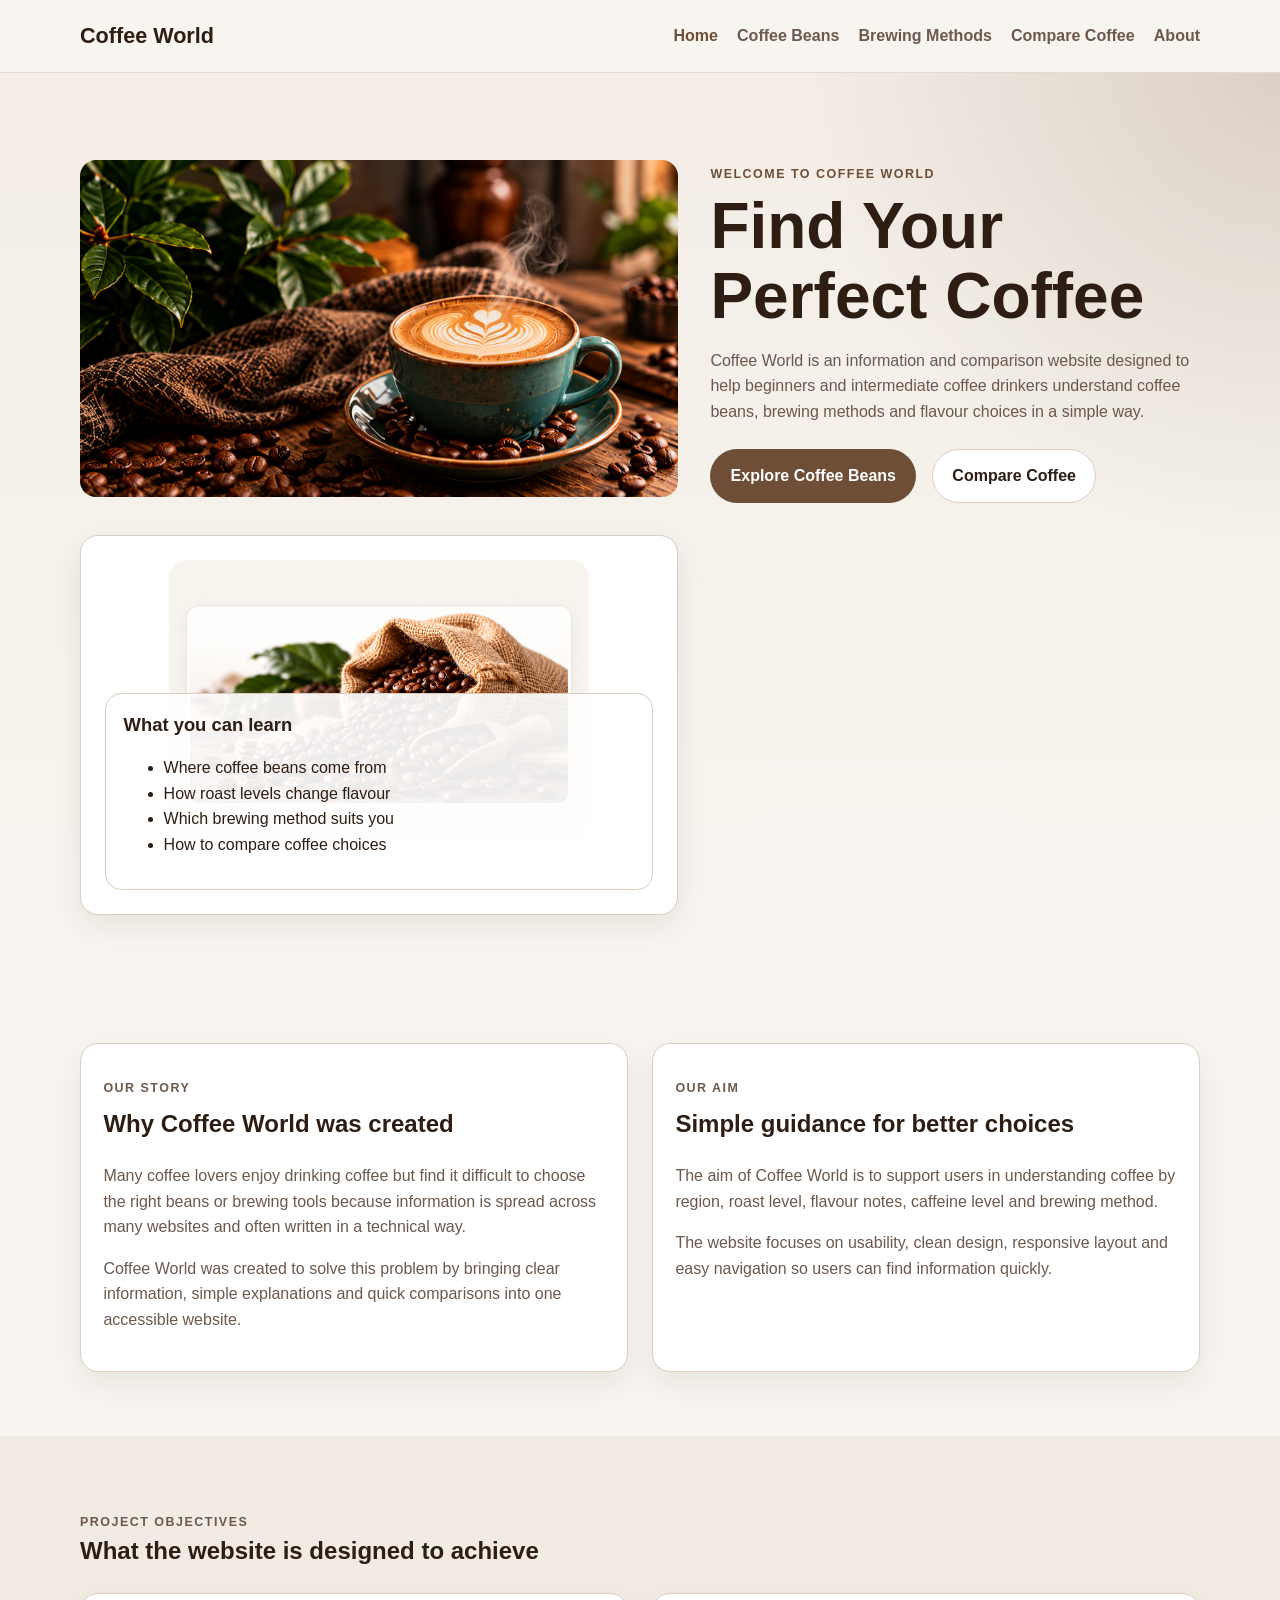
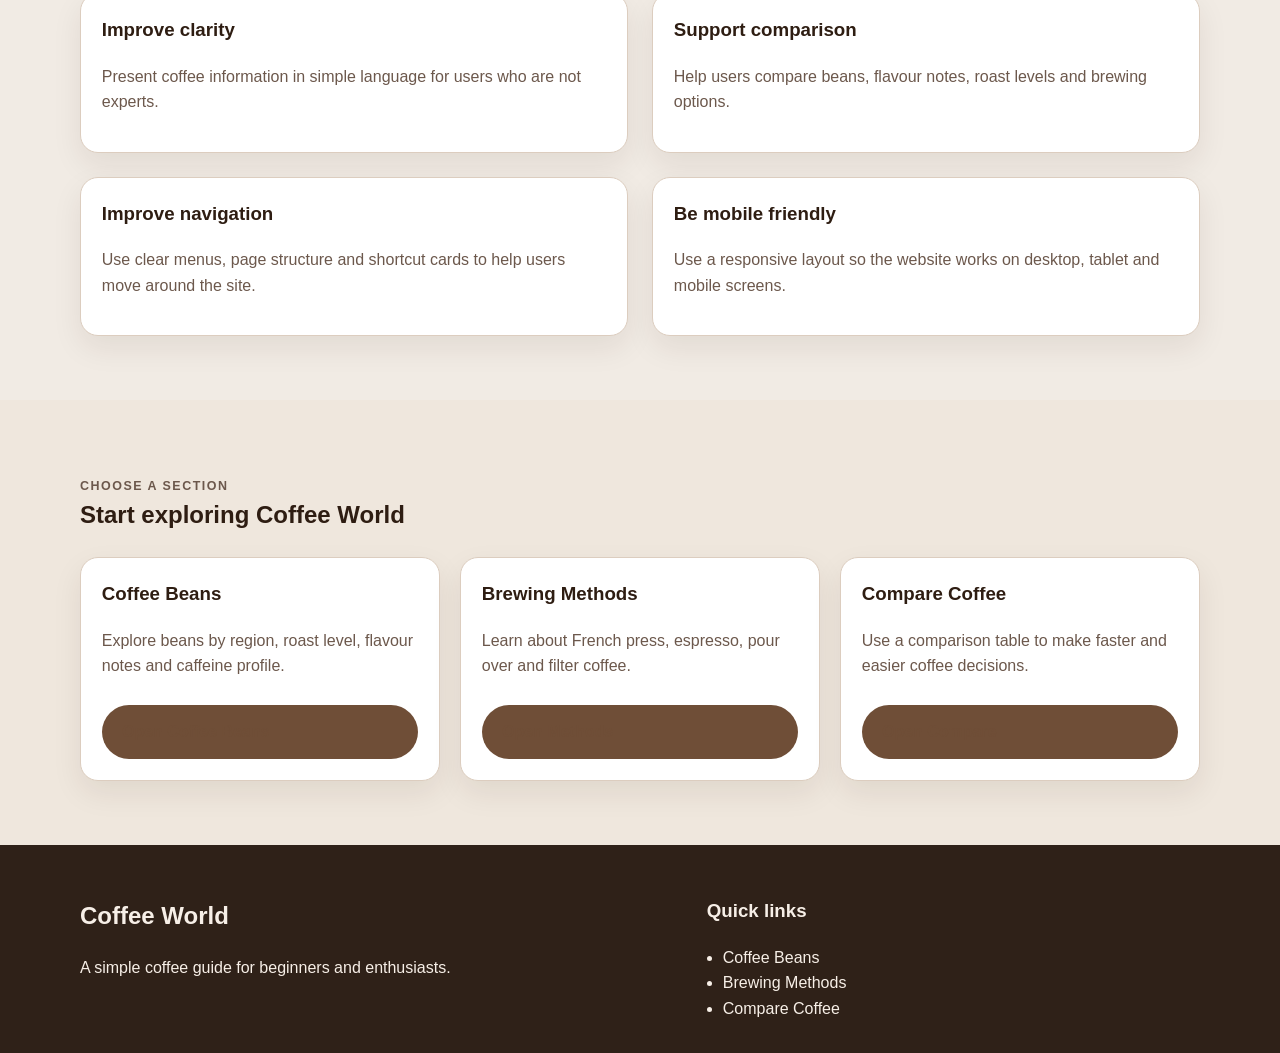
<file: index.html>
<!DOCTYPE html>
<html lang="en">

<head>
    <meta charset="UTF-8">
    <meta name="viewport" content="width=device-width, initial-scale=1.0">
    <title>Home | Coffee World</title>
    <meta name="description"
        content="Coffee World helps beginners and intermediate coffee drinkers compare beans, roast levels and brewing methods in one place.">
    <link rel="stylesheet" href="style.css">
</head>

<body>
    <header class="site-header">
        <div class="container nav"><a href="index.html" class="logo">Coffee World</a><button class="menu-toggle"
                aria-label="Toggle navigation" aria-expanded="false">☰</button>
            <nav class="site-nav" aria-label="Main navigation"><a href="index.html" class="active">Home</a>
                <a href="coffee-beans.html" class="">Coffee Beans</a>
                <a href="brewing-methods.html" class="">Brewing Methods</a>
                <a href="compare.html" class="">Compare Coffee</a>
                <a href="about.html" class="">About</a>
            </nav>
        </div>
    </header>
    <main>
        <section class="hero">
            <div class="container hero-grid">
               <img src="images/Coffee World Home.png" alt="Welcome to Coffee World" class="hero-image">
                <div>
                    <p class="eyebrow">Welcome to Coffee World</p>
                    <h1>Find Your Perfect Coffee</h1>
                    <p class="hero-text">Coffee World is an information and comparison website designed to help
                        beginners and intermediate coffee drinkers understand coffee beans, brewing methods and flavour
                        choices in a simple way.</p>
                    <div class="hero-actions"><a class="btn btn-primary" href="coffee-beans.html">Explore Coffee
                            Beans</a><a class="btn btn-secondary" href="compare.html">Compare Coffee</a></div>
                </div>
                <div class="hero-visual" aria-hidden="true">
                    <img src="images/Fresh Coffee.png"
     alt="Freshly roasted coffee beans in a bag"
     class="fresh-coffee-image">
                    <div class="hero-panel">
                        <h2>What you can learn</h2>
                        <ul>
                            <li>Where coffee beans come from</li>
                            <li>How roast levels change flavour</li>
                            <li>Which brewing method suits you</li>
                            <li>How to compare coffee choices</li>
                        </ul>
                    </div>
                </div>
            </div>
        </section>
        <section class="section">
            <div class="container story-grid">
                <div class="info-box">
                    <p class="eyebrow">Our Story</p>
                    <h2>Why Coffee World was created</h2>
                    <p>Many coffee lovers enjoy drinking coffee but find it difficult to choose the right beans or
                        brewing tools because information is spread across many websites and often written in a
                        technical way.</p>
                    <p>Coffee World was created to solve this problem by bringing clear information, simple explanations
                        and quick comparisons into one accessible website.</p>
                </div>
                <div class="info-box">
                    <p class="eyebrow">Our Aim</p>
                    <h2>Simple guidance for better choices</h2>
                    <p>The aim of Coffee World is to support users in understanding coffee by region, roast level,
                        flavour notes, caffeine level and brewing method.</p>
                    <p>The website focuses on usability, clean design, responsive layout and easy navigation so users
                        can find information quickly.</p>
                </div>
            </div>
        </section>
        <section class="section alt">
            <div class="container">
                <div class="section-heading">
                    <p class="eyebrow">Project Objectives</p>
                    <h2>What the website is designed to achieve</h2>
                </div>
                <div class="aims-grid">
                    <div class="card">
                        <h3>Improve clarity</h3>
                        <p>Present coffee information in simple language for users who are not experts.</p>
                    </div>
                    <div class="card">
                        <h3>Support comparison</h3>
                        <p>Help users compare beans, flavour notes, roast levels and brewing options.</p>
                    </div>
                    <div class="card">
                        <h3>Improve navigation</h3>
                        <p>Use clear menus, page structure and shortcut cards to help users move around the site.</p>
                    </div>
                    <div class="card">
                        <h3>Be mobile friendly</h3>
                        <p>Use a responsive layout so the website works on desktop, tablet and mobile screens.</p>
                    </div>
                </div>
            </div>
        </section>
        <section class="shortcut-section">
            <div class="container">
                <div class="section-heading">
                    <p class="eyebrow">Choose a section</p>
                    <h2>Start exploring Coffee World</h2>
                </div>
                <div class="card-grid three">
                    <article class="card shortcut-card">
                        <div>
                            <h3>Coffee Beans</h3>
                            <p>Explore beans by region, roast level, flavour notes and caffeine profile.</p>
                        </div><a class="btn btn-primary" href="coffee-beans.html">Open Coffee Beans</a>
                    </article>
                    <article class="card shortcut-card">
                        <div>
                            <h3>Brewing Methods</h3>
                            <p>Learn about French press, espresso, pour over and filter coffee.</p>
                        </div><a class="btn btn-primary" href="brewing-methods.html">Open Methods</a>
                    </article>
                    <article class="card shortcut-card">
                        <div>
                            <h3>Compare Coffee</h3>
                            <p>Use a comparison table to make faster and easier coffee decisions.</p>
                        </div><a class="btn btn-primary" href="compare.html">Open Compare</a>
                    </article>
                </div>
            </div>
        </section>
    </main>
    <footer class="site-footer">
        <div class="container footer-grid">
            <div>
                <h2>Coffee World</h2>
                <p>A simple coffee guide for beginners and enthusiasts.</p>
            </div>
            <div>
                <h3>Quick links</h3>
                <ul class="footer-links">
                    <li><a href="coffee-beans.html">Coffee Beans</a></li>
                    <li><a href="brewing-methods.html">Brewing Methods</a></li>
                    <li><a href="compare.html">Compare Coffee</a></li>
                </ul>
            </div>
        </div>
    </footer>
    <script src="script.js"></script>
</body>

</html>
</file>
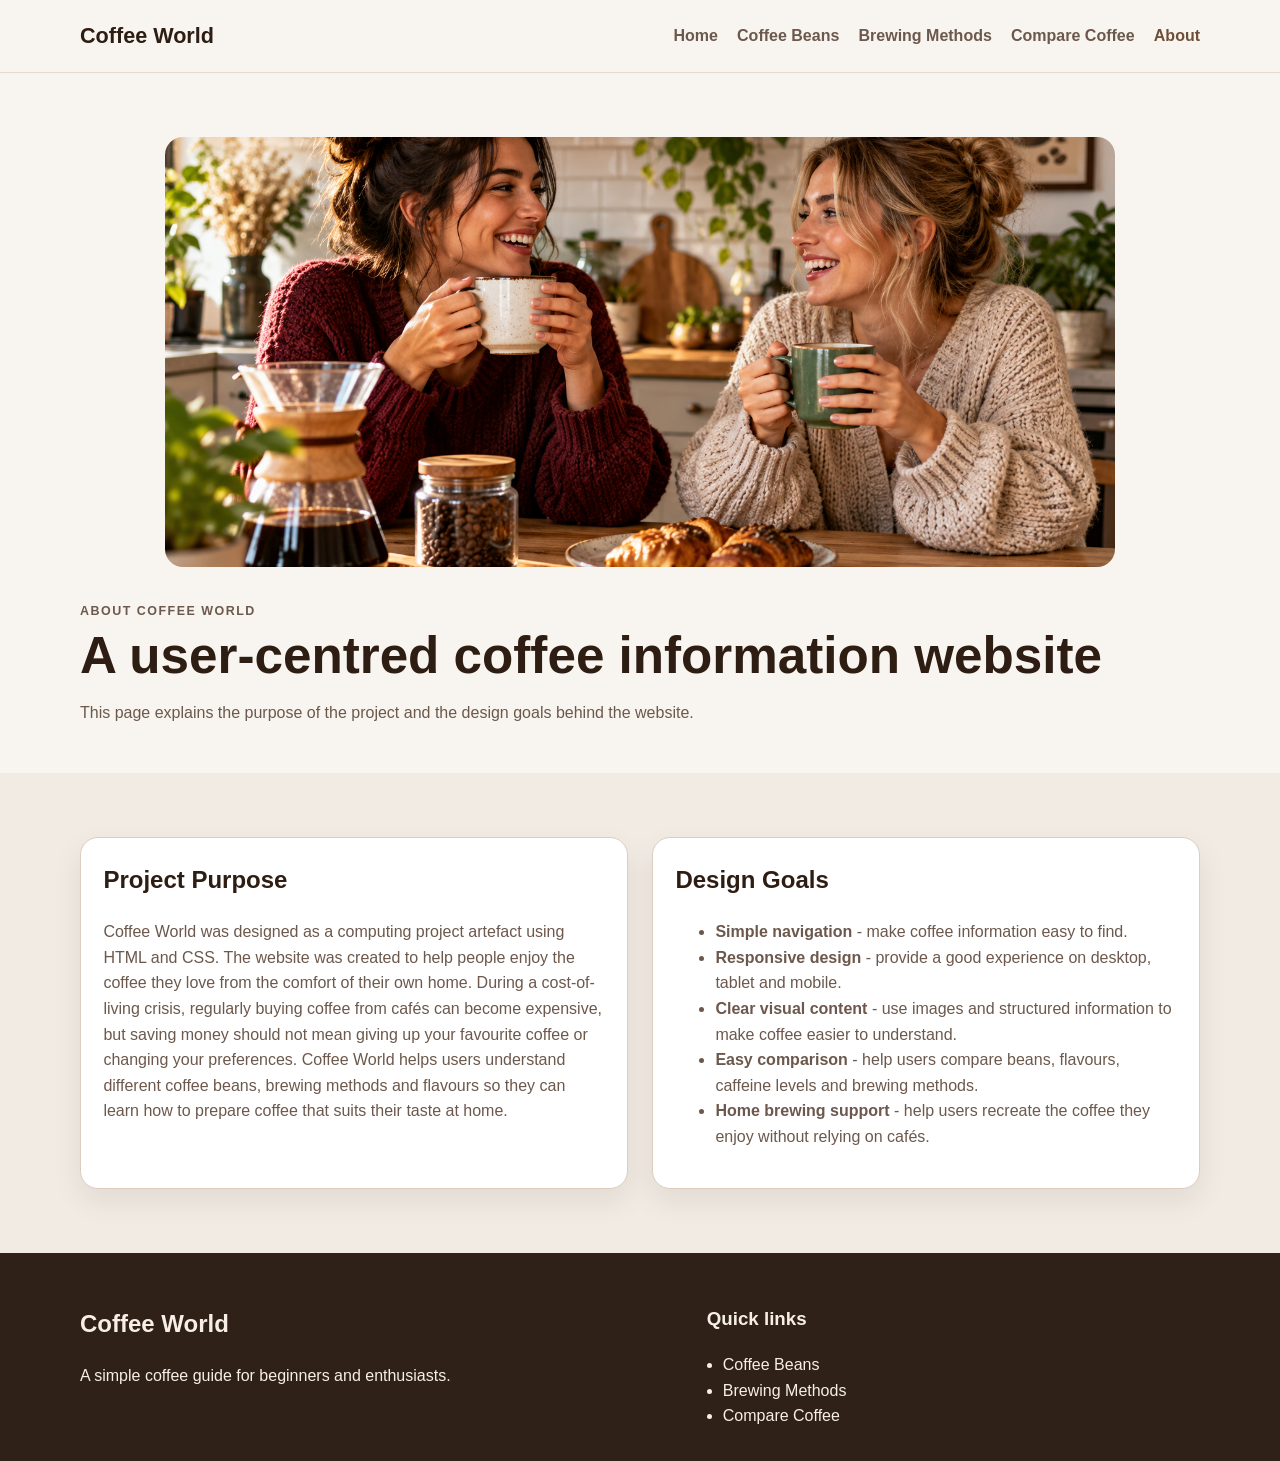
<file: about.html>
<!DOCTYPE html>
<html lang="en">

<head>
    <meta charset="UTF-8">
    <meta name="viewport" content="width=device-width, initial-scale=1.0">
    <title>About | Coffee World</title>
    <meta name="description"
        content="Coffee World helps beginners and intermediate coffee drinkers compare beans, roast levels and brewing methods in one place.">
    <link rel="stylesheet" href="style.css">
</head>

<body>
    <header class="site-header">
        <div class="container nav"><a href="index.html" class="logo">Coffee World</a><button class="menu-toggle"
                aria-label="Toggle navigation" aria-expanded="false">☰</button>
            <nav class="site-nav" aria-label="Main navigation"><a href="index.html" class="">Home</a>
                <a href="coffee-beans.html" class="">Coffee Beans</a>
                <a href="brewing-methods.html" class="">Brewing Methods</a>
                <a href="compare.html" class="">Compare Coffee</a>
                <a href="about.html" class="active">About</a>
            </nav>
        </div>
    </header>
    <main>
       <section class="page-title">
    <div class="container">

        <img src="images/About Coffee World.png"
             alt="Two friends enjoying homemade coffee together in a kitchen"
             class="about-hero">

        <p class="eyebrow">About Coffee World</p>
        <h1>A user-centred coffee information website</h1>
        <p>This page explains the purpose of the project and the design goals behind the website.</p>

    </div>
</section>
        <section class="section alt">
            <div class="container story-grid">
                <div class="info-box">
                    <h2>Project Purpose</h2>
                    <p>Coffee World was designed as a computing project artefact using HTML and CSS.
    The website was created to help people enjoy the coffee they love from the
    comfort of their own home. During a cost-of-living crisis, regularly buying
    coffee from cafés can become expensive, but saving money should not mean
    giving up your favourite coffee or changing your preferences. Coffee World
    helps users understand different coffee beans, brewing methods and flavours
    so they can learn how to prepare coffee that suits their taste at home.</p>
                </div>
                <div class="info-box">
                    <h2>Design Goals</h2>
                    <ul>
    <li><strong>Simple navigation</strong> - make coffee information easy to find.</li>
    <li><strong>Responsive design</strong> - provide a good experience on desktop, tablet and mobile.</li>
    <li><strong>Clear visual content</strong> - use images and structured information to make coffee easier to understand.</li>
    <li><strong>Easy comparison</strong> - help users compare beans, flavours, caffeine levels and brewing methods.</li>
    <li><strong>Home brewing support</strong> - help users recreate the coffee they enjoy without relying on cafés.</li>
</ul>
                </div>
            </div>
        </section>
    </main>
    <footer class="site-footer">
        <div class="container footer-grid">
            <div>
                <h2>Coffee World</h2>
                <p>A simple coffee guide for beginners and enthusiasts.</p>
            </div>
            <div>
                <h3>Quick links</h3>
                <ul class="footer-links">
                    <li><a href="coffee-beans.html">Coffee Beans</a></li>
                    <li><a href="brewing-methods.html">Brewing Methods</a></li>
                    <li><a href="compare.html">Compare Coffee</a></li>
                </ul>
            </div>
        </div>
    </footer>
    <script src="script.js"></script>
</body>

</html>
</file>
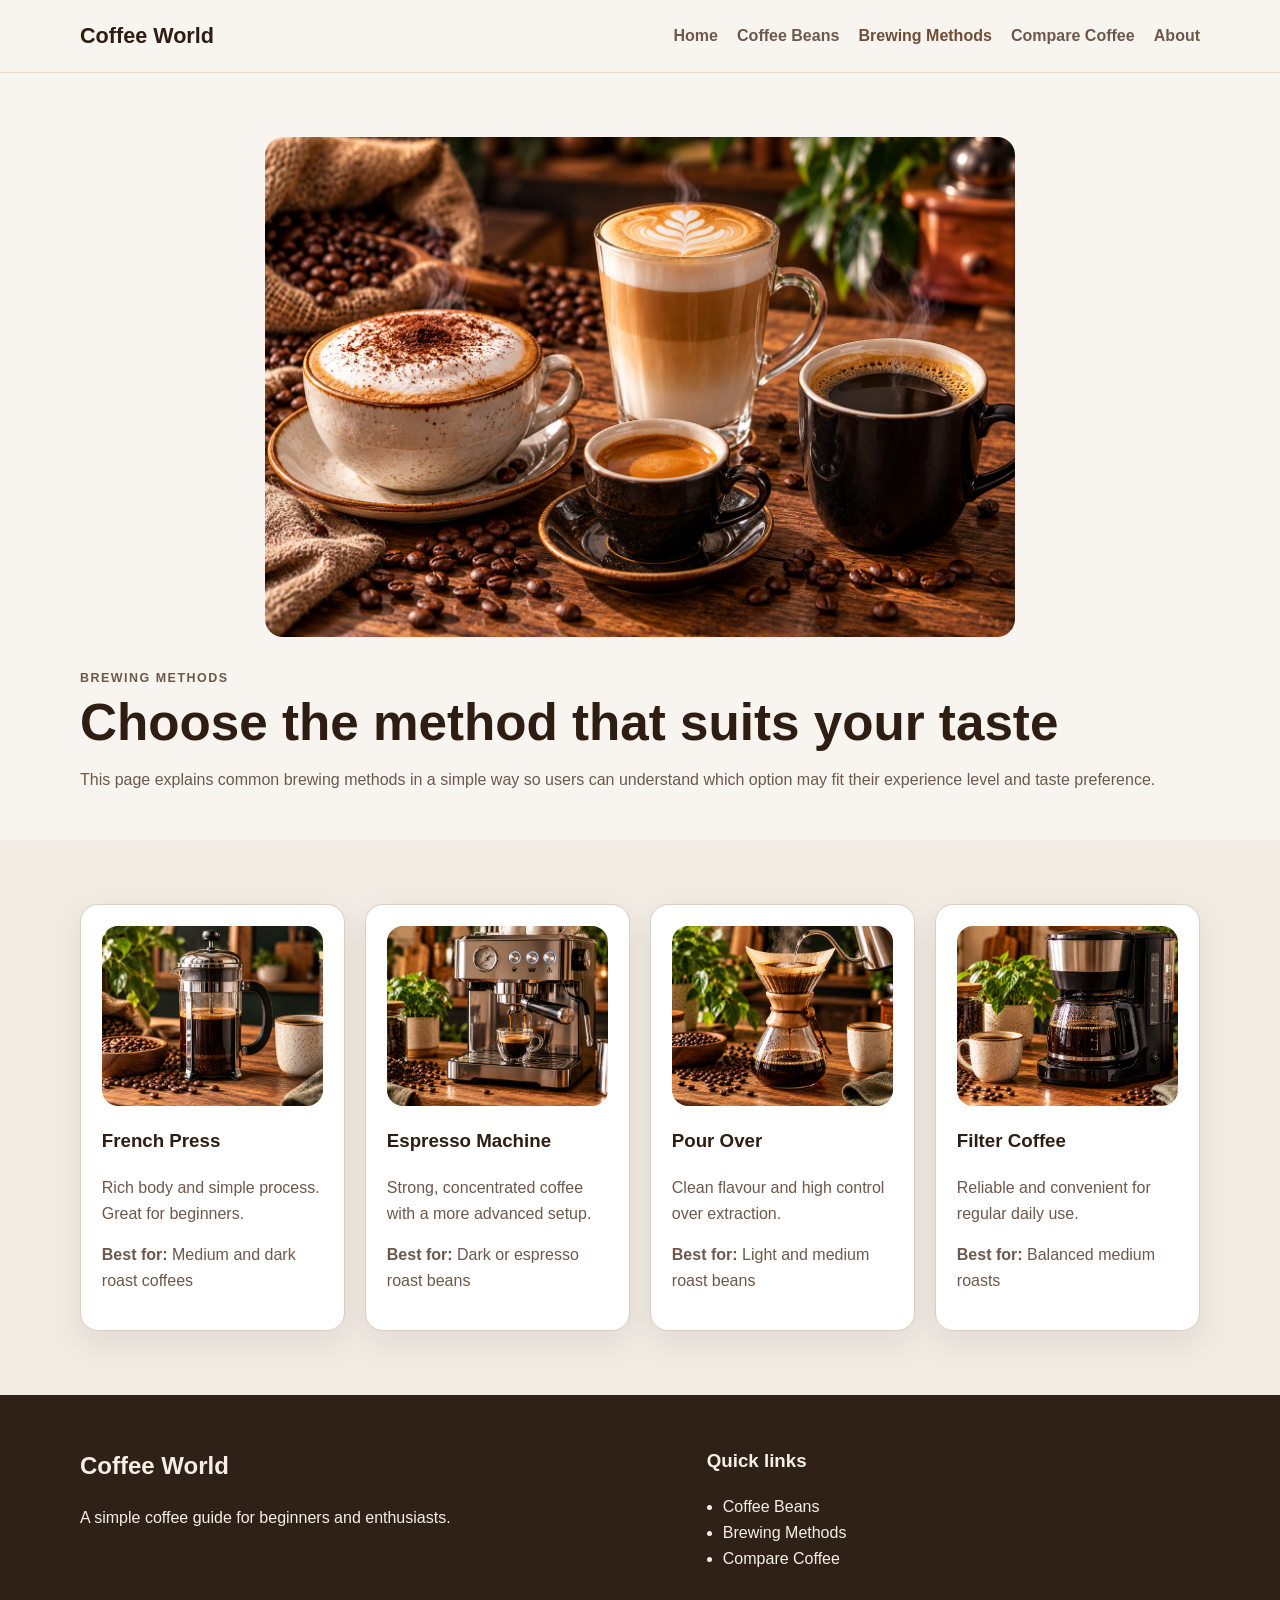
<file: brewing-methods.html>
<!DOCTYPE html>
<html lang="en">

<head>
    <meta charset="UTF-8">
    <meta name="viewport" content="width=device-width, initial-scale=1.0">
    <title>Brewing Methods | Coffee World</title>
    <meta name="description"
        content="Coffee World helps beginners and intermediate coffee drinkers compare beans, roast levels and brewing methods in one place.">
    <link rel="stylesheet" href="style.css">
</head>

<body>
    <header class="site-header">
        <div class="container nav"><a href="index.html" class="logo">Coffee World</a><button class="menu-toggle"
                aria-label="Toggle navigation" aria-expanded="false">☰</button>
            <nav class="site-nav" aria-label="Main navigation"><a href="index.html" class="">Home</a>
                <a href="coffee-beans.html" class="">Coffee Beans</a>
                <a href="brewing-methods.html" class="active">Brewing Methods</a>
                <a href="compare.html" class="">Compare Coffee</a>
                <a href="about.html" class="">About</a>
            </nav>
        </div>
    </header>
    <main>
        <section class="page-title">
            <div class="container">
                <img src="images/Coffees.png"
     alt="Cappuccino, espresso, latte and black coffee"
     class="brewing-hero">
                <p class="eyebrow">Brewing Methods</p>
                <h1>Choose the method that suits your taste</h1>
                <p>This page explains common brewing methods in a simple way so users can understand which option may
                    fit their experience level and taste preference.</p>
            </div>
        </section>
        <section class="section alt">
            <div class="container">
                <div class="card-grid four">
                    <article class="card">
                        <img src="images/French Press.png"
     alt="French Press coffee maker"
     class="brew-card-image">
                        <h3>French Press</h3>
                        <p>Rich body and simple process. Great for beginners.</p>
                        <p><strong>Best for:</strong> Medium and dark roast coffees</p>
                    </article>
                    <article class="card">
                        <img src="images/Espresso Machine.png"
     alt="Espresso coffee machine"
     class="brew-card-image">
                        <h3>Espresso Machine</h3>
                        <p>Strong, concentrated coffee with a more advanced setup.</p>
                        <p><strong>Best for:</strong> Dark or espresso roast beans</p>
                    </article>
                   <article class="card">
    <img src="images/Pour Over.png"
         alt="Pour over coffee maker"
         class="brew-card-image">

    <h3>Pour Over</h3>
    <p>Clean flavour and high control over extraction.</p>
    <p><strong>Best for:</strong> Light and medium roast beans</p>
</article>
    <article class="card">
    <img src="images/Filter Coffee.png"
         alt="Filter coffee machine"
         class="brew-card-image">

    <h3>Filter Coffee</h3>
    <p>Reliable and convenient for regular daily use.</p>
    <p><strong>Best for:</strong> Balanced medium roasts</p>
</article>
                      
                </div>
            </div>
        </section>
    </main>
    <footer class="site-footer">
        <div class="container footer-grid">
            <div>
                <h2>Coffee World</h2>
                <p>A simple coffee guide for beginners and enthusiasts.</p>
            </div>
            <div>
                <h3>Quick links</h3>
                <ul class="footer-links">
                    <li><a href="coffee-beans.html">Coffee Beans</a></li>
                    <li><a href="brewing-methods.html">Brewing Methods</a></li>
                    <li><a href="compare.html">Compare Coffee</a></li>
                </ul>
            </div>
        </div>
    </footer>
    <script src="script.js"></script>
</body>

</html>
</file>
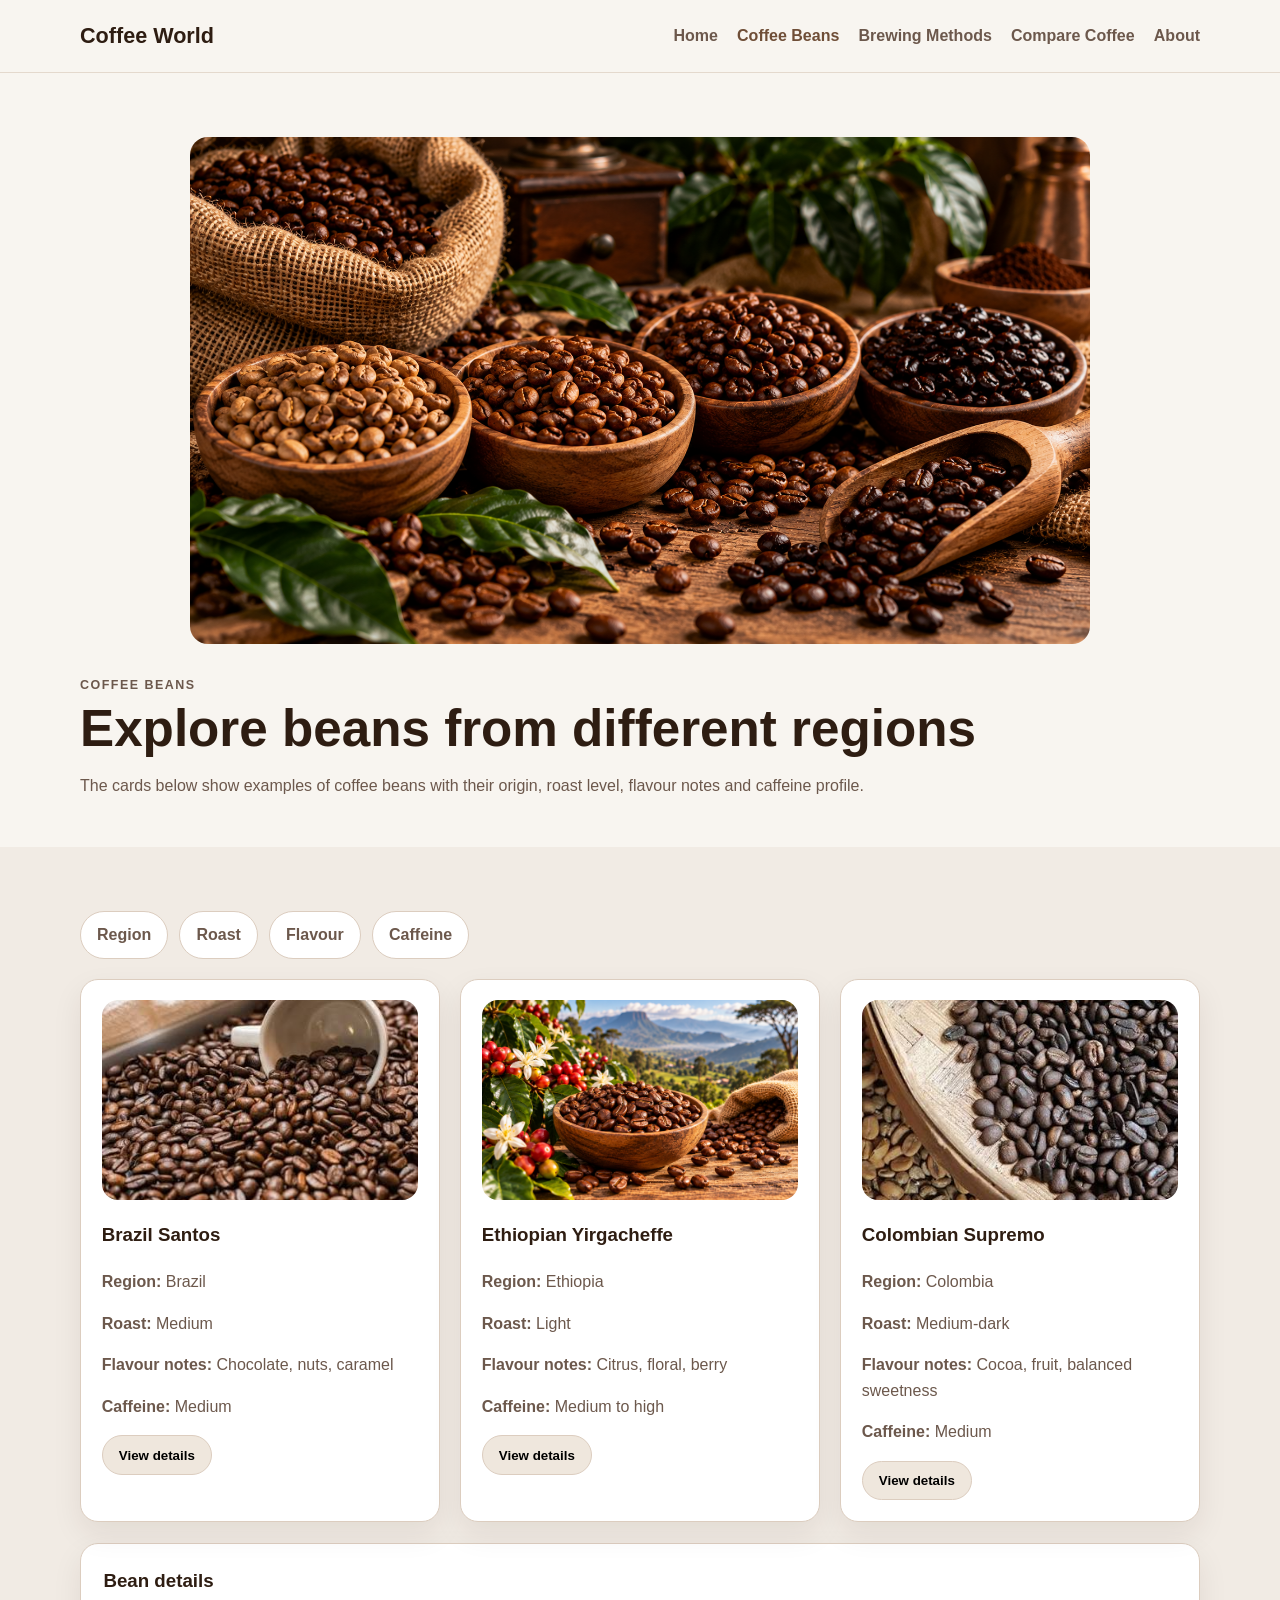
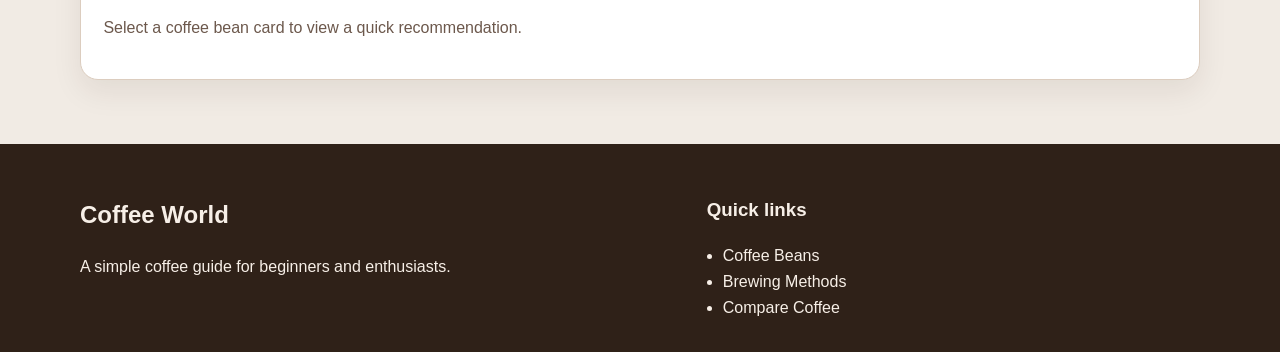
<file: coffee-beans.html>
<!DOCTYPE html>
<html lang="en">

<head>
    <meta charset="UTF-8">
    <meta name="viewport" content="width=device-width, initial-scale=1.0">
    <title>Coffee Beans | Coffee World</title>
    <meta name="description"
        content="Coffee World helps beginners and intermediate coffee drinkers compare beans, roast levels and brewing methods in one place.">
    <link rel="stylesheet" href="style.css">
</head>

<body>
    <header class="site-header">
        <div class="container nav"><a href="index.html" class="logo">Coffee World</a><button class="menu-toggle"
                aria-label="Toggle navigation" aria-expanded="false">☰</button>
            <nav class="site-nav" aria-label="Main navigation"><a href="index.html" class="">Home</a>
                <a href="coffee-beans.html" class="active">Coffee Beans</a>
                <a href="brewing-methods.html" class="">Brewing Methods</a>
                <a href="compare.html" class="">Compare Coffee</a>
                <a href="about.html" class="">About</a>
            </nav>
        </div>
    </header>
    <main>
        <section class="page-title">
            <div class="container">
               <img src="images/Coffee Beans Variety.png"
     alt="Different varieties and roast levels of coffee beans"
     class="coffee-beans-hero">
                <p class="eyebrow">Coffee Beans</p>
                <h1>Explore beans from different regions</h1>
                <p>The cards below show examples of coffee beans with their origin, roast level, flavour notes and
                    caffeine profile.</p>
            </div>
        </section>
        <section class="section alt">
            <div class="container">
                <div class="filters">
                    <div class="filter-pill">Region</div>
                    <div class="filter-pill">Roast</div>
                    <div class="filter-pill">Flavour</div>
                    <div class="filter-pill">Caffeine</div>
                </div>
                <div class="card-grid three">
                    <article class="card">
                        <img src="images/Brazil Santos.png"
     alt="Brazil Santos coffee beans"
     class="bean-card-image">
                        <h3>Brazil Santos</h3>
                        <p><strong>Region:</strong> Brazil</p>
                        <p><strong>Roast:</strong> Medium</p>
                        <p><strong>Flavour notes:</strong> Chocolate, nuts, caramel</p>
                        <p><strong>Caffeine:</strong> Medium</p><button class="btn btn-small bean-button"
                            data-bean="brazil">View details</button>
                    </article>
                    <article class="card">
                        <img src="images/Ethiopian Yirgacheffe.png"
     alt="Ethiopian Yirgacheffe coffee beans"
     class="bean-card-image">
                        <h3>Ethiopian Yirgacheffe</h3>
                        <p><strong>Region:</strong> Ethiopia</p>
                        <p><strong>Roast:</strong> Light</p>
                        <p><strong>Flavour notes:</strong> Citrus, floral, berry</p>
                        <p><strong>Caffeine:</strong> Medium to high</p><button class="btn btn-small bean-button"
                            data-bean="ethiopia">View details</button>
                    </article>
                    <article class="card">
                       <img src="images/Colombian Supremo.png"
     alt="Colombian Supremo coffee beans"
     class="bean-card-image">
                        <h3>Colombian Supremo</h3>
                        <p><strong>Region:</strong> Colombia</p>
                        <p><strong>Roast:</strong> Medium-dark</p>
                        <p><strong>Flavour notes:</strong> Cocoa, fruit, balanced sweetness</p>
                        <p><strong>Caffeine:</strong> Medium</p><button class="btn btn-small bean-button"
                            data-bean="colombia">View details</button>
                    </article>
                </div>
                <div id="bean-details" class="info-box" aria-live="polite" style="margin-top:1.3rem;">
                    <h3>Bean details</h3>
                    <p>Select a coffee bean card to view a quick recommendation.</p>
                </div>
            </div>
        </section>
    </main>
    <footer class="site-footer">
        <div class="container footer-grid">
            <div>
                <h2>Coffee World</h2>
                <p>A simple coffee guide for beginners and enthusiasts.</p>
            </div>
            <div>
                <h3>Quick links</h3>
                <ul class="footer-links">
                    <li><a href="coffee-beans.html">Coffee Beans</a></li>
                    <li><a href="brewing-methods.html">Brewing Methods</a></li>
                    <li><a href="compare.html">Compare Coffee</a></li>
                </ul>
            </div>
        </div>
    </footer>
    <script src="script.js"></script>
</body>

</html>
</file>
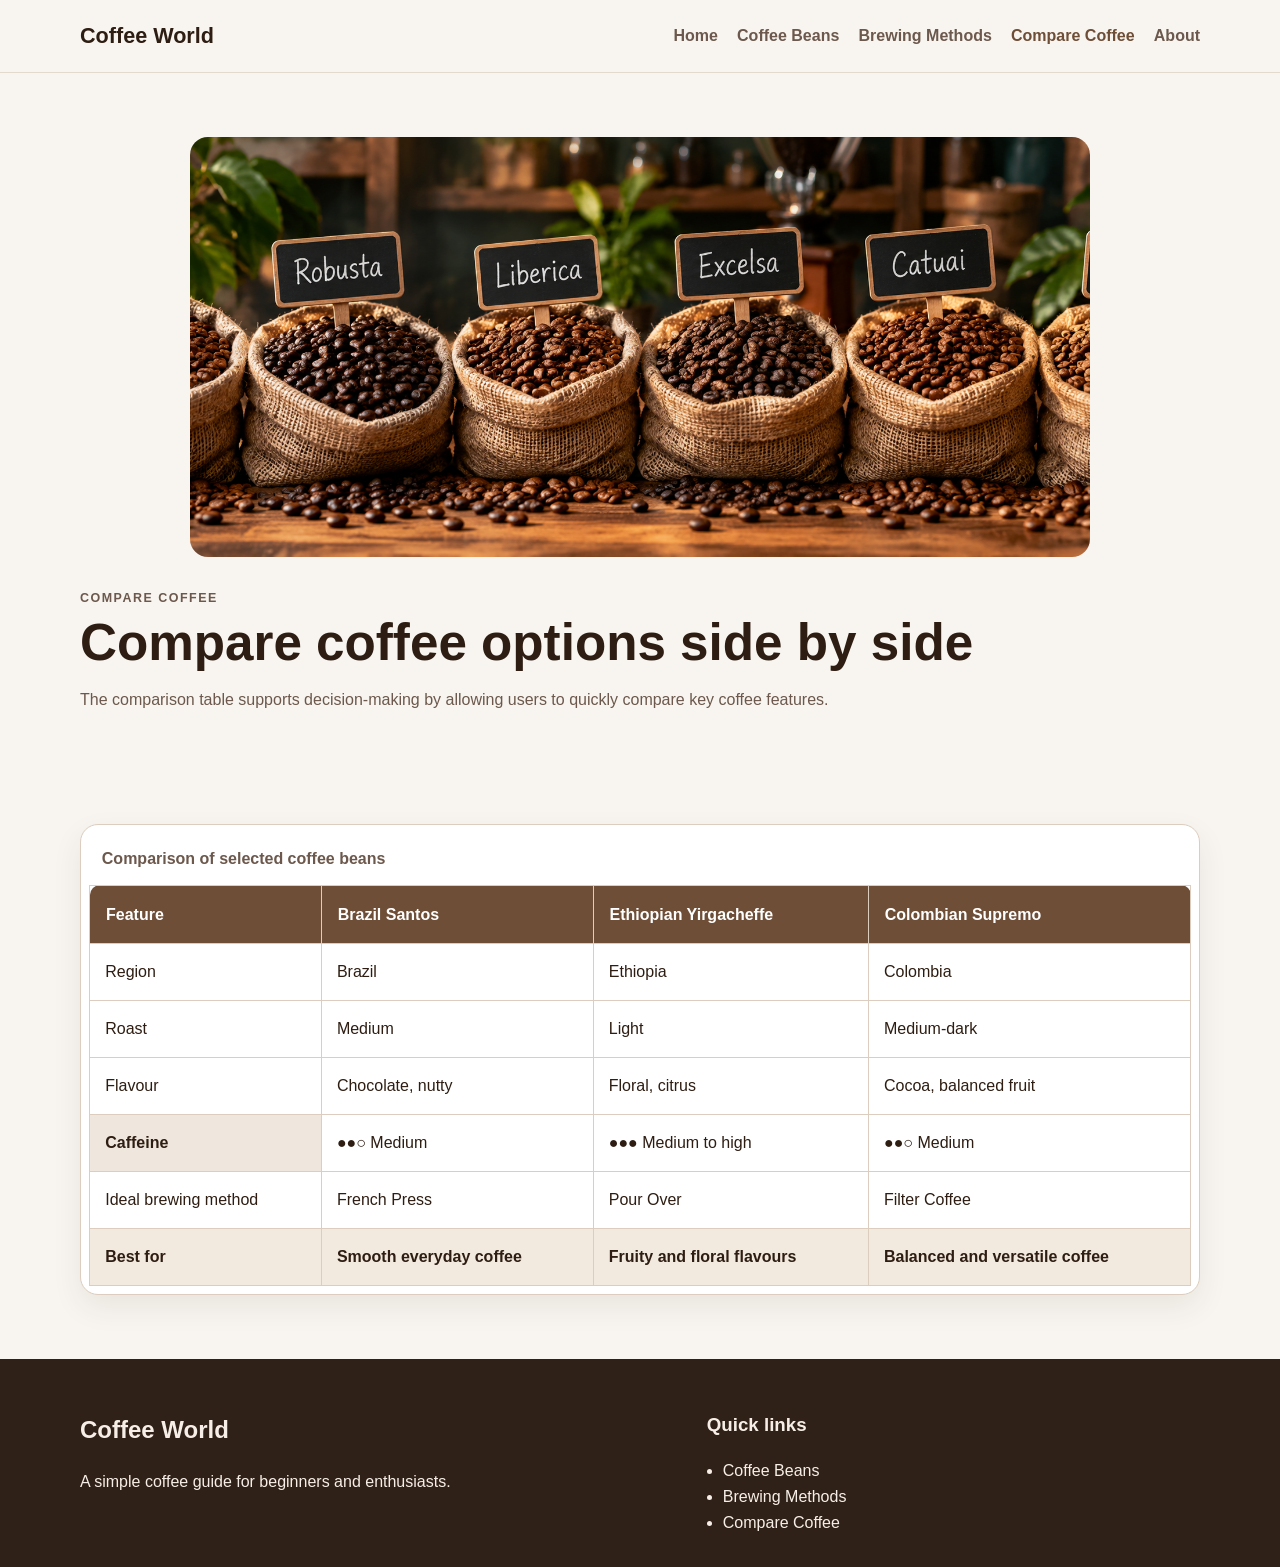
<file: compare.html>
<!DOCTYPE html>
<html lang="en">

<head>
    <meta charset="UTF-8">
    <meta name="viewport" content="width=device-width, initial-scale=1.0">
    <title>Compare Coffee | Coffee World</title>
    <meta name="description"
        content="Coffee World helps beginners and intermediate coffee drinkers compare beans, roast levels and brewing methods in one place.">
    <link rel="stylesheet" href="style.css">
</head>

<body>
    <header class="site-header">
        <div class="container nav"><a href="index.html" class="logo">Coffee World</a><button class="menu-toggle"
                aria-label="Toggle navigation" aria-expanded="false">☰</button>
            <nav class="site-nav" aria-label="Main navigation"><a href="index.html" class="">Home</a>
                <a href="coffee-beans.html" class="">Coffee Beans</a>
                <a href="brewing-methods.html" class="">Brewing Methods</a>
                <a href="compare.html" class="active">Compare Coffee</a>
                <a href="about.html" class="">About</a>
            </nav>
        </div>
    </header>
    <main>
        <section class="page-title">
            <div class="container">
                <img src="images/Compare Coffees.png"
     alt="Different coffee beans displayed in labelled bags"
     class="compare-hero">
                <p class="eyebrow">Compare Coffee</p>
                <h1>Compare coffee options side by side</h1>
                <p>The comparison table supports decision-making by allowing users to quickly compare key coffee
                    features.</p>
            </div>
        </section>
        <section class="section">
            <div class="container">
                <div class="table-wrap">
                    <table>
                        <caption>Comparison of selected coffee beans</caption>
                        <thead>
                            <tr>
                                <th>Feature</th>
                                <th>Brazil Santos</th>
                                <th>Ethiopian Yirgacheffe</th>
                                <th>Colombian Supremo</th>
                            </tr>
                        </thead>
                        <tbody>
                            <tr>
                                <td>Region</td>
                                <td>Brazil</td>
                                <td>Ethiopia</td>
                                <td>Colombia</td>
                            </tr>
                            <tr>
                                <td>Roast</td>
                                <td>Medium</td>
                                <td>Light</td>
                                <td>Medium-dark</td>
                            </tr>
                            <tr>
                                <td>Flavour</td>
                                <td>Chocolate, nutty</td>
                                <td>Floral, citrus</td>
                                <td>Cocoa, balanced fruit</td>
                            </tr>
                            <tr>
    <th>Caffeine</th>

    <td>
        <span class="caffeine-dots">●●○</span>
        Medium
    </td>

    <td>
        <span class="caffeine-dots">●●●</span>
        Medium to high
    </td>

    <td>
        <span class="caffeine-dots">●●○</span>
        Medium
    </td>
</tr>
                            <tr>
                                <td>Ideal brewing method</td>
                                <td>French Press</td>
                                <td>Pour Over</td>
                                <td>Filter Coffee</td>
                            </tr>  
                  <tr class="best-for-row">
    <td>Best for</td>
    <td>Smooth everyday coffee</td>
    <td>Fruity and floral flavours</td>
    <td>Balanced and versatile coffee</td>
</tr>
</tbody>
                    </table>
                </div>
            </div>
        </section>
    </main>
    <footer class="site-footer">
        <div class="container footer-grid">
            <div>
                <h2>Coffee World</h2>
                <p>A simple coffee guide for beginners and enthusiasts.</p>
            </div>
            <div>
                <h3>Quick links</h3>
                <ul class="footer-links">
                    <li><a href="coffee-beans.html">Coffee Beans</a></li>
                    <li><a href="brewing-methods.html">Brewing Methods</a></li>
                    <li><a href="compare.html">Compare Coffee</a></li>
                </ul>
            </div>
        </div>
    </footer>
    <script src="script.js"></script>
</body>

</html>
</file>
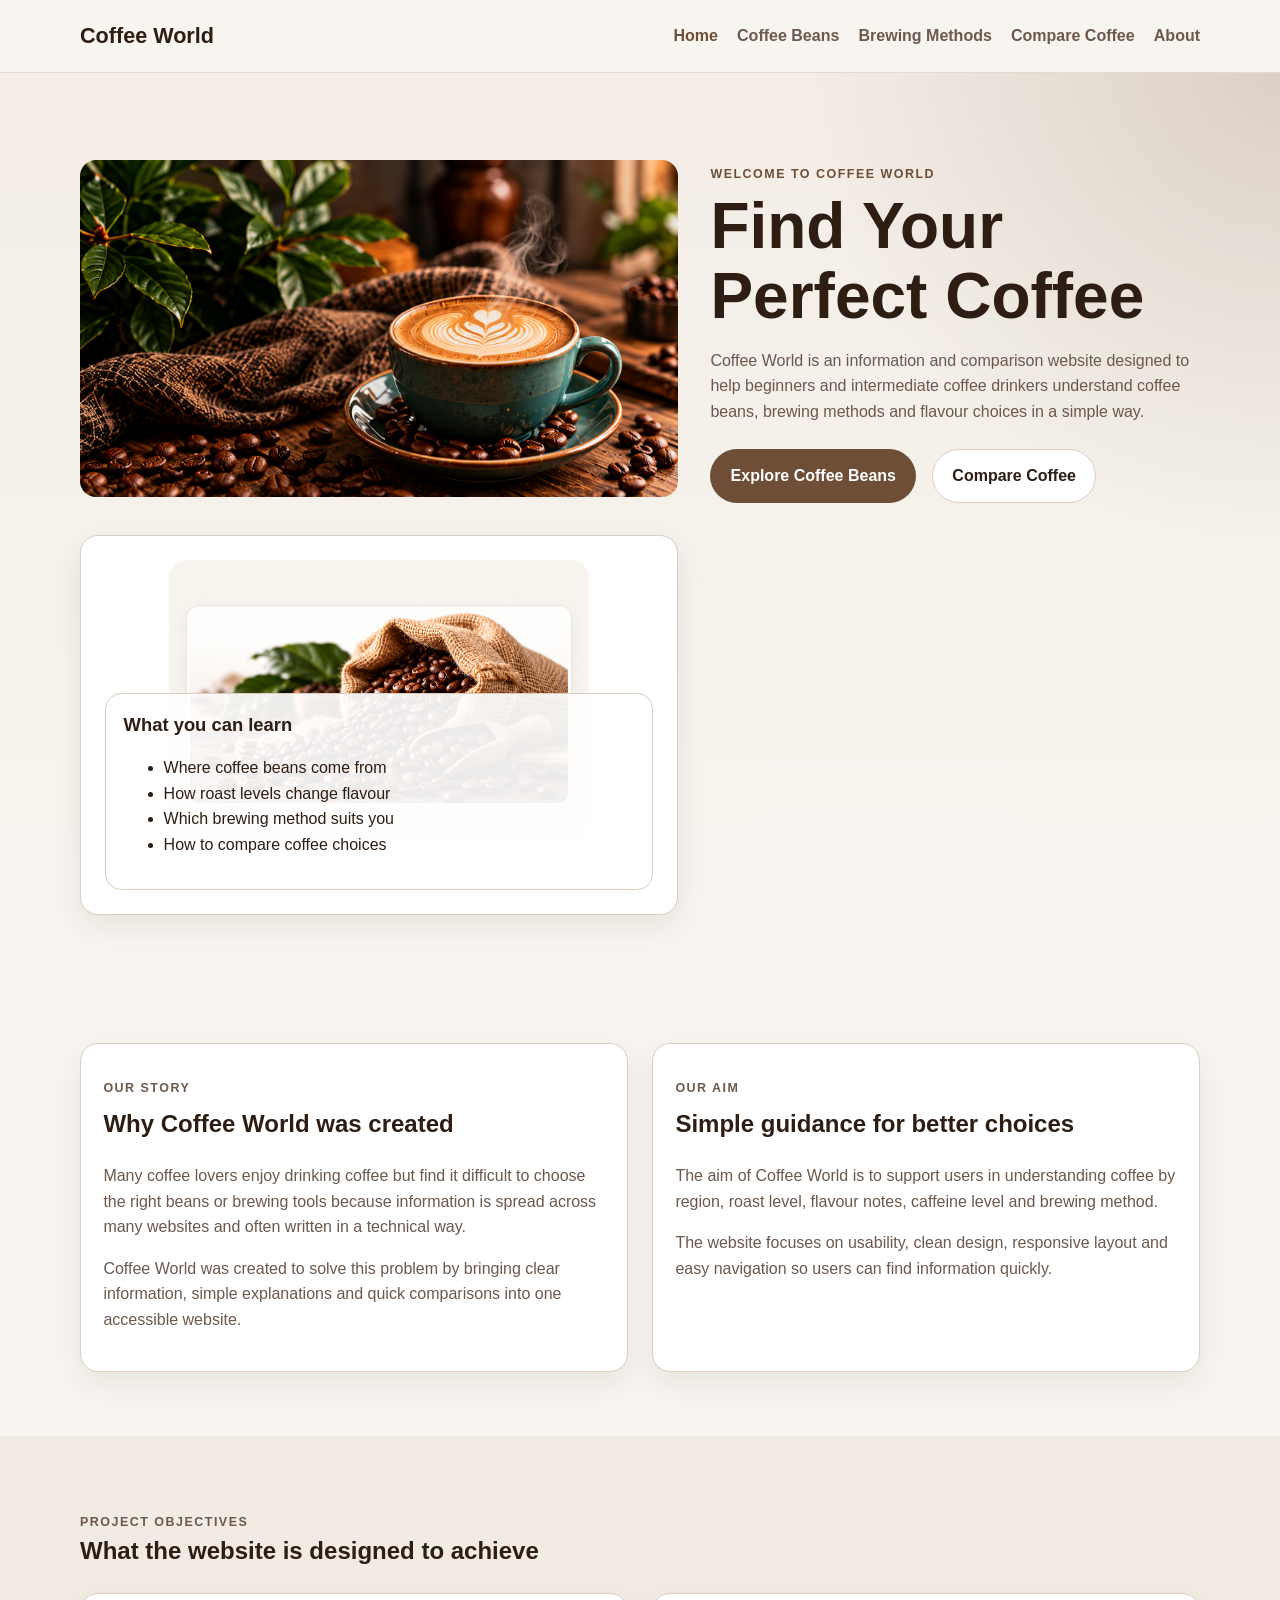
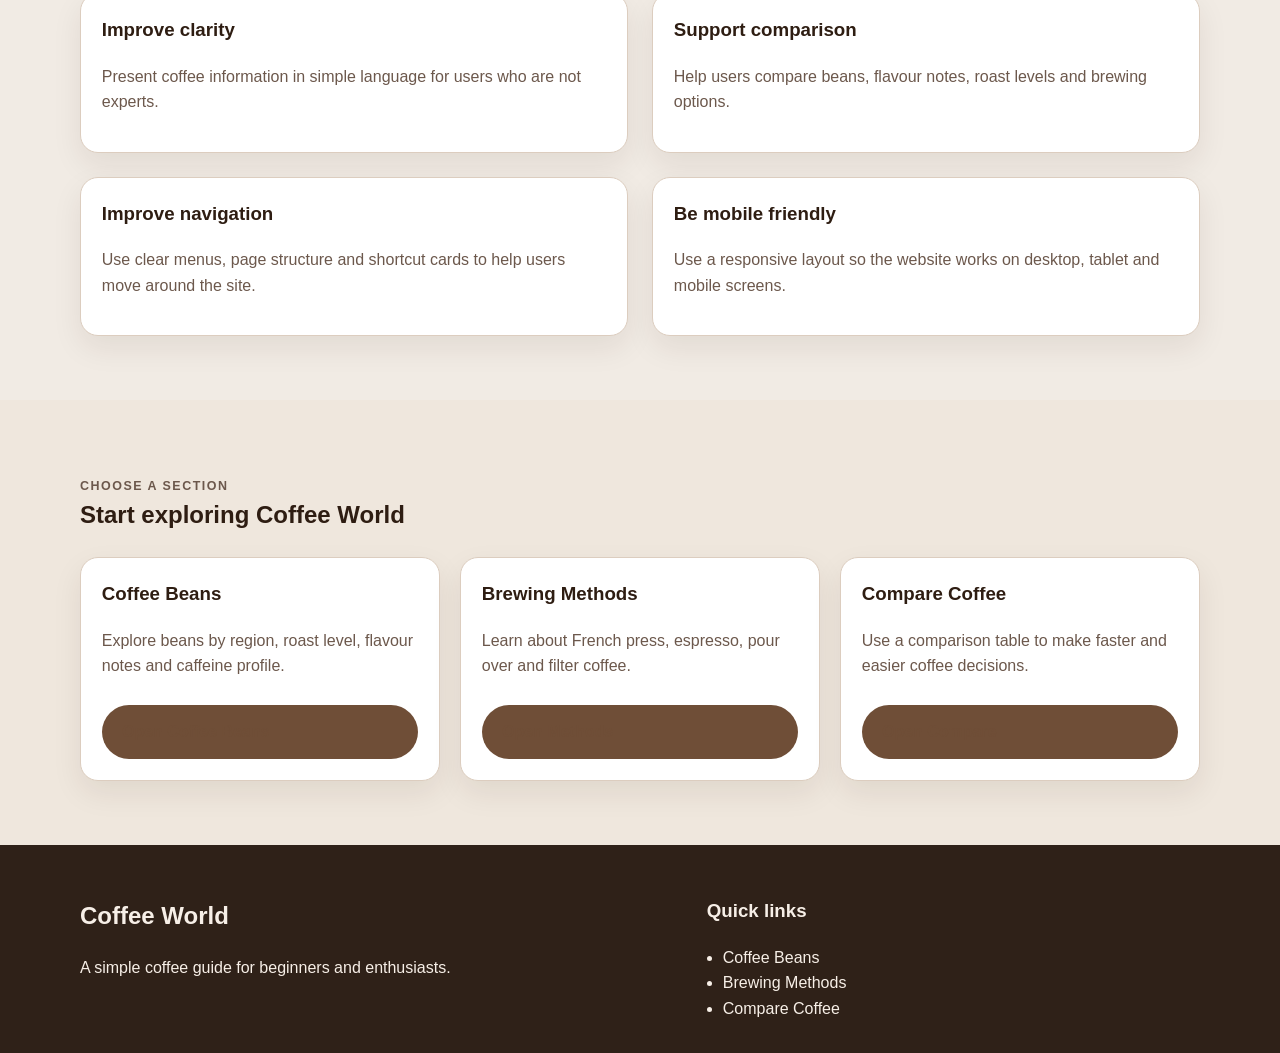
<file: Home.html>
<!DOCTYPE html>
<html lang="en">

<head>
    <meta charset="UTF-8">
    <meta name="viewport" content="width=device-width, initial-scale=1.0">
    <title>Home | Coffee World</title>
    <meta name="description"
        content="Coffee World helps beginners and intermediate coffee drinkers compare beans, roast levels and brewing methods in one place.">
    <link rel="stylesheet" href="style.css">
</head>

<body>
    <header class="site-header">
        <div class="container nav"><a href="index.html" class="logo">Coffee World</a><button class="menu-toggle"
                aria-label="Toggle navigation" aria-expanded="false">☰</button>
            <nav class="site-nav" aria-label="Main navigation"><a href="index.html" class="active">Home</a>
                <a href="coffee-beans.html" class="">Coffee Beans</a>
                <a href="brewing-methods.html" class="">Brewing Methods</a>
                <a href="compare.html" class="">Compare Coffee</a>
                <a href="about.html" class="">About</a>
            </nav>
        </div>
    </header>
    <main>
        <section class="hero">
            <div class="container hero-grid">
               <img src="images/Coffee World Home.png" alt="Welcome to Coffee World" class="hero-image">
                <div>
                    <p class="eyebrow">Welcome to Coffee World</p>
                    <h1>Find Your Perfect Coffee</h1>
                    <p class="hero-text">Coffee World is an information and comparison website designed to help
                        beginners and intermediate coffee drinkers understand coffee beans, brewing methods and flavour
                        choices in a simple way.</p>
                    <div class="hero-actions"><a class="btn btn-primary" href="coffee-beans.html">Explore Coffee
                            Beans</a><a class="btn btn-secondary" href="compare.html">Compare Coffee</a></div>
                </div>
                <div class="hero-visual" aria-hidden="true">
                    <img src="images/Fresh Coffee.png"
     alt="Freshly roasted coffee beans in a bag"
     class="fresh-coffee-image">
                    <div class="hero-panel">
                        <h2>What you can learn</h2>
                        <ul>
                            <li>Where coffee beans come from</li>
                            <li>How roast levels change flavour</li>
                            <li>Which brewing method suits you</li>
                            <li>How to compare coffee choices</li>
                        </ul>
                    </div>
                </div>
            </div>
        </section>
        <section class="section">
            <div class="container story-grid">
                <div class="info-box">
                    <p class="eyebrow">Our Story</p>
                    <h2>Why Coffee World was created</h2>
                    <p>Many coffee lovers enjoy drinking coffee but find it difficult to choose the right beans or
                        brewing tools because information is spread across many websites and often written in a
                        technical way.</p>
                    <p>Coffee World was created to solve this problem by bringing clear information, simple explanations
                        and quick comparisons into one accessible website.</p>
                </div>
                <div class="info-box">
                    <p class="eyebrow">Our Aim</p>
                    <h2>Simple guidance for better choices</h2>
                    <p>The aim of Coffee World is to support users in understanding coffee by region, roast level,
                        flavour notes, caffeine level and brewing method.</p>
                    <p>The website focuses on usability, clean design, responsive layout and easy navigation so users
                        can find information quickly.</p>
                </div>
            </div>
        </section>
        <section class="section alt">
            <div class="container">
                <div class="section-heading">
                    <p class="eyebrow">Project Objectives</p>
                    <h2>What the website is designed to achieve</h2>
                </div>
                <div class="aims-grid">
                    <div class="card">
                        <h3>Improve clarity</h3>
                        <p>Present coffee information in simple language for users who are not experts.</p>
                    </div>
                    <div class="card">
                        <h3>Support comparison</h3>
                        <p>Help users compare beans, flavour notes, roast levels and brewing options.</p>
                    </div>
                    <div class="card">
                        <h3>Improve navigation</h3>
                        <p>Use clear menus, page structure and shortcut cards to help users move around the site.</p>
                    </div>
                    <div class="card">
                        <h3>Be mobile friendly</h3>
                        <p>Use a responsive layout so the website works on desktop, tablet and mobile screens.</p>
                    </div>
                </div>
            </div>
        </section>
        <section class="shortcut-section">
            <div class="container">
                <div class="section-heading">
                    <p class="eyebrow">Choose a section</p>
                    <h2>Start exploring Coffee World</h2>
                </div>
                <div class="card-grid three">
                    <article class="card shortcut-card">
                        <div>
                            <h3>Coffee Beans</h3>
                            <p>Explore beans by region, roast level, flavour notes and caffeine profile.</p>
                        </div><a class="btn btn-primary" href="coffee-beans.html">Open Coffee Beans</a>
                    </article>
                    <article class="card shortcut-card">
                        <div>
                            <h3>Brewing Methods</h3>
                            <p>Learn about French press, espresso, pour over and filter coffee.</p>
                        </div><a class="btn btn-primary" href="brewing-methods.html">Open Methods</a>
                    </article>
                    <article class="card shortcut-card">
                        <div>
                            <h3>Compare Coffee</h3>
                            <p>Use a comparison table to make faster and easier coffee decisions.</p>
                        </div><a class="btn btn-primary" href="compare.html">Open Compare</a>
                    </article>
                </div>
            </div>
        </section>
    </main>
    <footer class="site-footer">
        <div class="container footer-grid">
            <div>
                <h2>Coffee World</h2>
                <p>A simple coffee guide for beginners and enthusiasts.</p>
            </div>
            <div>
                <h3>Quick links</h3>
                <ul class="footer-links">
                    <li><a href="coffee-beans.html">Coffee Beans</a></li>
                    <li><a href="brewing-methods.html">Brewing Methods</a></li>
                    <li><a href="compare.html">Compare Coffee</a></li>
                </ul>
            </div>
        </div>
    </footer>
    <script src="script.js"></script>
</body>

</html>
</file>
<file: style.css>
*,
*::before,
*::after {
    box-sizing: border-box
}

:root {
    --bg: #f8f5f0;
    --surface: #fff;
    --surface-alt: #efe7dd;
    --text: #2e1d12;
    --muted: #6c584c;
    --border: #dccdbf;
    --accent: #6f4e37;
    --accent-dark: #4e3527;
    --shadow: 0 12px 30px rgba(46, 29, 18, .08);
    --radius: 18px;
    --container: 1120px
}

html {
    scroll-behavior: smooth
}

body {
    margin: 0;
    font-family: Arial, Helvetica, sans-serif;
    background: var(--bg);
    color: var(--text);
    line-height: 1.6
}

a {
    color: inherit;
    text-decoration: none
}

.container {
    width: min(100% - 2rem, var(--container));
    margin-inline: auto
}

.site-header {
    position: sticky;
    top: 0;
    z-index: 10;
    background: rgba(248, 245, 240, .96);
    backdrop-filter: blur(10px);
    border-bottom: 1px solid rgba(220, 205, 191, .7)
}

.nav {
    min-height: 72px;
    display: flex;
    justify-content: space-between;
    align-items: center;
    gap: 1rem
}

.logo {
    font-size: 1.35rem;
    font-weight: 800
}

.site-nav {
    display: flex;
    align-items: center;
    gap: 1.2rem
}

.site-nav a {
    color: var(--muted);
    font-weight: 700
}

.site-nav a:hover,
.site-nav a.active {
    color: var(--accent)
}

.menu-toggle {
    display: none;
    border: 1px solid var(--border);
    background: var(--surface);
    border-radius: 12px;
    padding: .55rem .8rem;
    font-size: 1.2rem;
    cursor: pointer
}

.hero {
    padding: 5rem 0 4rem;
    background: radial-gradient(circle at top right, rgba(111, 78, 55, .18), transparent 30%), linear-gradient(180deg, #f3ede6 0%, var(--bg) 100%)
}

.hero-grid {
    display: grid;
    grid-template-columns: 1.1fr .9fr;
    gap: 2rem;
    align-items: center
}

.eyebrow {
    text-transform: uppercase;
    letter-spacing: .12em;
    font-size: .78rem;
    font-weight: 800;
    color: var(--accent);
    margin-bottom: .35rem
}

.hero h1,
.page-title h1,
.section-heading h2 {
    line-height: 1.1;
    margin: 0 0 1rem
}

.hero h1 {
    font-size: clamp(2.5rem, 5vw, 4.4rem)
}

.page-title h1 {
    font-size: clamp(2.2rem, 4vw, 3.5rem)
}

.hero-text,
.page-title p,
.section-heading p,
.card p,
.info-box p,
.info-box li {
    color: var(--muted)
}

.hero-actions {
    display: flex;
    flex-wrap: wrap;
    gap: 1rem;
    margin-top: 1.5rem
}

.btn {
    display: inline-flex;
    align-items: center;
    justify-content: center;
    border-radius: 999px;
    padding: .85rem 1.2rem;
    font-weight: 800;
    border: 1px solid transparent;
    cursor: pointer
}

.btn-primary {
    background: var(--accent);
    color: #fff
}

.btn-primary:hover {
    background: var(--accent-dark)
}

.btn-secondary {
    background: var(--surface);
    border-color: var(--border)
}

.btn-small {
    padding: .7rem 1rem;
    background: var(--surface-alt);
    border-color: var(--border)
}

.hero-visual,
.card,
.info-box,
.table-wrap {
    background: var(--surface);
    border: 1px solid var(--border);
    border-radius: var(--radius);
    box-shadow: var(--shadow)
}

.hero-visual {
    min-height: 380px;
    padding: 1.5rem;
    position: relative;
    overflow: hidden
}

.bean {
    position: absolute;
    width: 110px;
    height: 70px;
    border-radius: 50%;
    background: linear-gradient(145deg, #855d43, #5a3d2c);
    transform: rotate(-28deg);
    opacity: .9
}

.bean::after {
    content: "";
    position: absolute;
    inset: 14px 49px;
    width: 5px;
    background: rgba(255, 255, 255, .4);
    border-radius: 10px
}

.bean-1 {
    top: 24px;
    right: 20px
}

.bean-2 {
    top: 120px;
    left: 36px
}

.bean-3 {
    bottom: 34px;
    right: 75px
}

.hero-panel {
    position: absolute;
    left: 1.5rem;
    right: 1.5rem;
    bottom: 1.5rem;
    background: rgba(255, 255, 255, .92);
    border: 1px solid var(--border);
    border-radius: 16px;
    padding: 1rem 1.1rem
}

.hero-panel h2 {
    margin: 0 0 .5rem;
    font-size: 1.15rem
}

.section {
    padding: 4rem 0
}

.section.alt {
    background: #f1ebe4
}

.page-title {
    padding: 4rem 0 2rem
}

.section-heading {
    max-width: 760px;
    margin-bottom: 1.8rem
}

.card-grid {
    display: grid;
    gap: 1.25rem
}

.card-grid.three {
    grid-template-columns: repeat(3, 1fr)
}

.card-grid.four {
    grid-template-columns: repeat(4, 1fr)
}

.card {
    padding: 1.3rem
}

.card h3 {
    margin-top: 0
}

.card a {
    display: inline-block;
    margin-top: .6rem;
    color: var(--accent);
    font-weight: 800
}

.story-grid,
.aims-grid {
    display: grid;
    grid-template-columns: 1fr 1fr;
    gap: 1.5rem
}

.info-box {
    padding: 1.4rem
}

.info-box h2,
.info-box h3 {
    margin-top: 0
}

.shortcut-section {
    padding: 4rem 0;
    background: var(--surface-alt)
}

.shortcut-card {
    min-height: 220px;
    display: flex;
    flex-direction: column;
    justify-content: space-between
}

.filters {
    display: flex;
    flex-wrap: wrap;
    gap: .7rem;
    margin-bottom: 1.2rem
}

.filter-pill {
    background: var(--surface);
    border: 1px solid var(--border);
    border-radius: 999px;
    padding: .65rem 1rem;
    font-weight: 800;
    color: var(--muted)
}

.bean-visual {
    height: 170px;
    border-radius: 14px;
    margin-bottom: 1rem
}

.brazil {
    background: linear-gradient(120deg, #d9c1a8, #8f664c)
}

.ethiopia {
    background: linear-gradient(120deg, #efe1cc, #9f7a63)
}

.colombia {
    background: linear-gradient(120deg, #ceb59c, #7d5740)
}

.brew-icon {
    width: 54px;
    height: 54px;
    display: grid;
    place-items: center;
    border-radius: 14px;
    background: var(--surface-alt);
    color: var(--accent);
    font-weight: 900;
    margin-bottom: .9rem
}

.table-wrap {
    overflow-x: auto;
    padding: .5rem
}

table {
    width: 100%;
    min-width: 720px;
    border-collapse: collapse;
    background: var(--surface)
}

caption {
    text-align: left;
    font-weight: 800;
    padding: .8rem;
    color: var(--muted)
}

th,
td {
    border: 1px solid var(--border);
    padding: .95rem;
    text-align: left
}

th {
    background: var(--surface-alt)
}

.site-footer {
    background: #2f2118;
    color: #f7efe7;
    padding: 2rem 0
}

.footer-grid {
    display: grid;
    grid-template-columns: 1.1fr .9fr;
    gap: 1.5rem
}

.footer-links {
    margin: 0;
    padding-left: 1rem
}

.footer-links a:hover {
    text-decoration: underline
}

@media(max-width:900px) {

    .hero-grid,
    .story-grid,
    .aims-grid,
    .footer-grid,
    .card-grid.three,
    .card-grid.four {
        grid-template-columns: 1fr 1fr
    }
}

@media(max-width:720px) {
    .menu-toggle {
        display: inline-flex
    }

    .site-nav {
        position: absolute;
        top: 72px;
        left: 1rem;
        right: 1rem;
        display: none;
        flex-direction: column;
        align-items: flex-start;
        background: var(--surface);
        border: 1px solid var(--border);
        border-radius: 18px;
        box-shadow: var(--shadow);
        padding: 1rem
    }

    .site-nav.open {
        display: flex
    }

    .hero-grid,
    .story-grid,
    .aims-grid,
    .footer-grid,
    .card-grid.three,
    .card-grid.four {
        grid-template-columns: 1fr
    }

    .hero {
        padding-top: 3rem
    }

    .section,
    .shortcut-section {
        padding: 3rem 0
    }
}
        /* Coffee World home hero image */
.hero-image {
    width: 100%;
    max-width: 100%;
    height: auto;
    display: block;
    border-radius: 16px;
}
/* Fresh coffee beans image */
.fresh-coffee-image {
    width: 100%;
    max-width: 420px;
    height: auto;
    display: block;
    margin: 0 auto 2rem auto;
    border-radius: 18px;
    object-fit: cover;
}
/* Coffee Beans page hero image */
.coffee-beans-hero {
    width: 100%;
    max-width: 900px;
    height: auto;
    display: block;
    margin: 0 auto 2rem auto;
    border-radius: 18px;
}
/* Coffee bean card images */
.bean-card-image {
    width: 100%;
    height: 200px;
    object-fit: cover;
    display: block;
    border-radius: 16px;
    margin-bottom: 1.25rem;
}
/* Brewing Methods hero image */
.brewing-hero {
    width: 100%;
    max-width: 750px;
    height: auto;
    display: block;
    margin: 0 auto 2rem auto;
    border-radius: 18px;
}
/* Brewing method card images */
.brew-card-image {
    width: 100%;
    height: 180px;
    object-fit: cover;
    display: block;
    border-radius: 16px;
    margin-bottom: 1.25rem;
}
/* Compare Coffee hero image */
.compare-hero {
    width: 100%;
    max-width: 900px;
    height: 420px;
    object-fit: cover;
    display: block;
    margin: 0 auto 2rem auto;
    border-radius: 18px;
}
/* Compare table headings */
.table-wrap thead th {
    background-color: #6f4e37;
    color: white;
    font-weight: 700;
    padding: 1rem;
    text-align: left;
}

.table-wrap thead th:first-child {
    border-top-left-radius: 10px;
}

.table-wrap thead th:last-child {
    border-top-right-radius: 10px;
}
/* Best for comparison row */
.best-for-row {
    background-color: #f3eadf;
}

.best-for-row th,
.best-for-row td {
    font-weight: 600;
}
.about-hero {
    display: block;
    width: 100%;
    max-width: 950px;
    height: 430px;
    object-fit: cover;
    object-position: center;
    margin: 0 auto 35px;
    border-radius: 18px;
}
</file>
